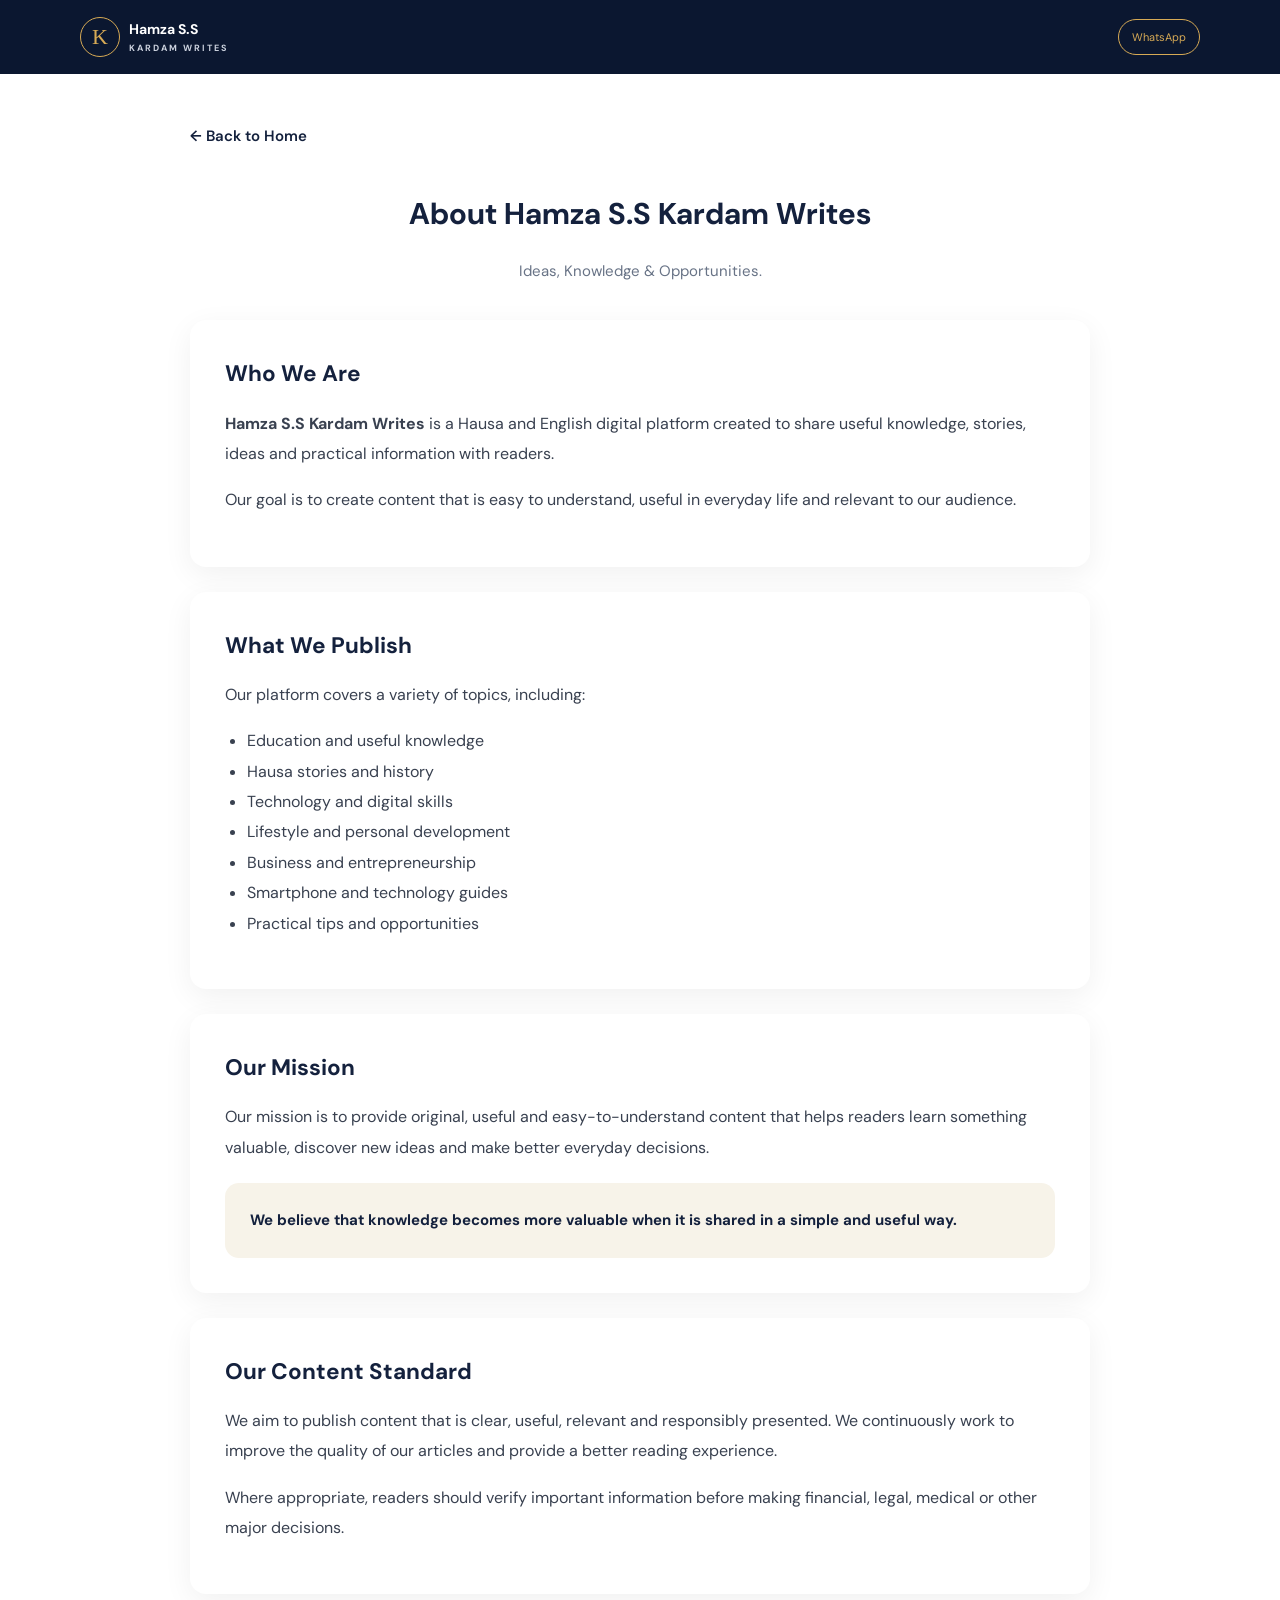
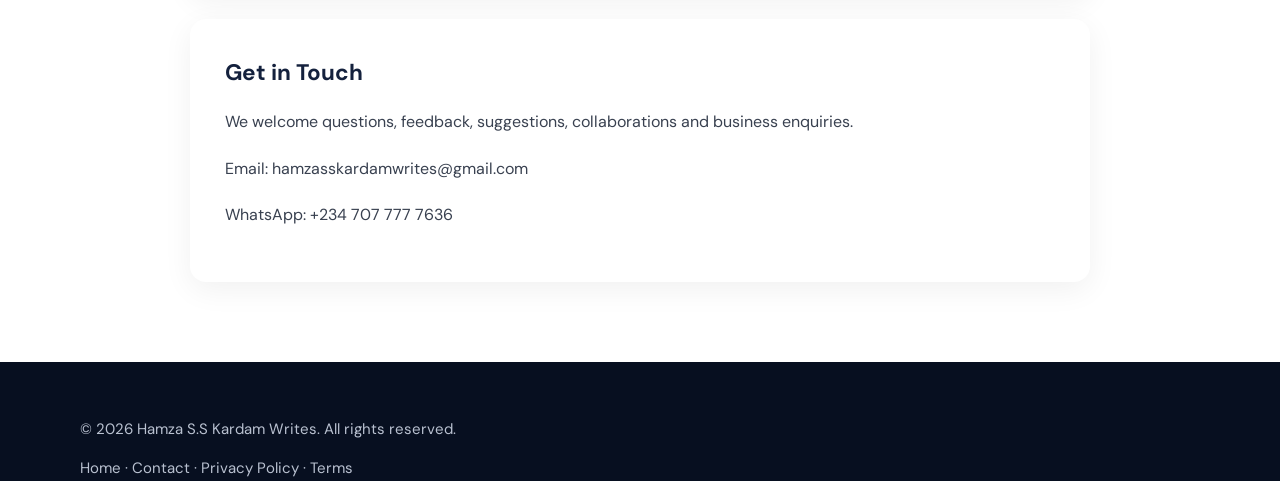
<file: about.html>
<!DOCTYPE html>
<html lang="en">
<head>
  <meta charset="UTF-8">
  <meta name="viewport" content="width=device-width, initial-scale=1.0">

  <title>About Us | Hamza S.S Kardam Writes</title>

  <meta name="description" content="Learn about Hamza S.S Kardam Writes, a Hausa and English platform sharing useful knowledge, stories, technology, lifestyle and business content.">

  <meta name="robots" content="index, follow">

  <link rel="stylesheet" href="style.css">

  <style>
    .about-page {
      width: min(900px, 92%);
      margin: 50px auto 80px;
    }

    .about-header {
      text-align: center;
      margin-bottom: 35px;
    }

    .about-header p {
      color: #687386;
      line-height: 1.8;
    }

    .about-card {
      background: #fff;
      border-radius: 16px;
      padding: 35px;
      margin-bottom: 25px;
      box-shadow: 0 8px 30px rgba(0,0,0,.06);
    }

    .about-card h2 {
      margin-top: 0;
      margin-bottom: 15px;
    }

    .about-card p,
    .about-card li {
      color: #394150;
      font-size: 16px;
      line-height: 1.9;
    }

    .about-card ul {
      padding-left: 22px;
    }

    .back-link {
      display: inline-block;
      margin-bottom: 20px;
      text-decoration: none;
      font-weight: 600;
    }

    .about-highlight {
      background: #f7f3e9;
      border-radius: 14px;
      padding: 25px;
      margin-top: 20px;
    }

    @media (max-width: 600px) {
      .about-card {
        padding: 23px;
      }

      .about-card p,
      .about-card li {
        font-size: 15px;
      }
    }
  </style>
</head>

<body>

<header>
  <div class="wrap nav">

    <a class="logo" href="index.html">
      <i>K</i>
      <span>
        Hamza S.S
        <small>KARDAM WRITES</small>
      </span>
    </a>

    <a class="wa" href="https://wa.me/2347077777636">
      WhatsApp
    </a>

  </div>
</header>

<main class="about-page">

  <a class="back-link" href="index.html">
    ← Back to Home
  </a>

  <div class="about-header">

    <h1>About Hamza S.S Kardam Writes</h1>

    <p>
      Ideas, Knowledge & Opportunities.
    </p>

  </div>


  <div class="about-card">

    <h2>Who We Are</h2>

    <p>
      <strong>Hamza S.S Kardam Writes</strong> is a Hausa and English
      digital platform created to share useful knowledge, stories,
      ideas and practical information with readers.
    </p>

    <p>
      Our goal is to create content that is easy to understand,
      useful in everyday life and relevant to our audience.
    </p>

  </div>


  <div class="about-card">

    <h2>What We Publish</h2>

    <p>
      Our platform covers a variety of topics, including:
    </p>

    <ul>
      <li>Education and useful knowledge</li>
      <li>Hausa stories and history</li>
      <li>Technology and digital skills</li>
      <li>Lifestyle and personal development</li>
      <li>Business and entrepreneurship</li>
      <li>Smartphone and technology guides</li>
      <li>Practical tips and opportunities</li>
    </ul>

  </div>


  <div class="about-card">

    <h2>Our Mission</h2>

    <p>
      Our mission is to provide original, useful and easy-to-understand
      content that helps readers learn something valuable, discover new
      ideas and make better everyday decisions.
    </p>

    <div class="about-highlight">

      <strong>
        We believe that knowledge becomes more valuable when it is
        shared in a simple and useful way.
      </strong>

    </div>

  </div>


  <div class="about-card">

    <h2>Our Content Standard</h2>

    <p>
      We aim to publish content that is clear, useful, relevant and
      responsibly presented. We continuously work to improve the quality
      of our articles and provide a better reading experience.
    </p>

    <p>
      Where appropriate, readers should verify important information
      before making financial, legal, medical or other major decisions.
    </p>

  </div>


  <div class="about-card">

    <h2>Get in Touch</h2>

    <p>
      We welcome questions, feedback, suggestions, collaborations and
      business enquiries.
    </p>

    <p>
      Email:
      <a href="mailto:hamzasskardamwrites@gmail.com">
        hamzasskardamwrites@gmail.com
      </a>
    </p>

    <p>
      WhatsApp:
      <a href="https://wa.me/2347077777636">
        +234 707 777 7636
      </a>
    </p>

  </div>

</main>


<footer>

  <div class="wrap">

    <p>
      © <span id="year"></span> Hamza S.S Kardam Writes.
      All rights reserved.
    </p>

    <p>
      <a href="index.html">Home</a> ·
      <a href="contact.html">Contact</a> ·
      <a href="privacy-policy.html">Privacy Policy</a> ·
      <a href="terms.html">Terms</a>
    </p>

  </div>

</footer>


<script>
  document.getElementById("year").textContent =
    new Date().getFullYear();
</script>

</body>
</html>
</file>
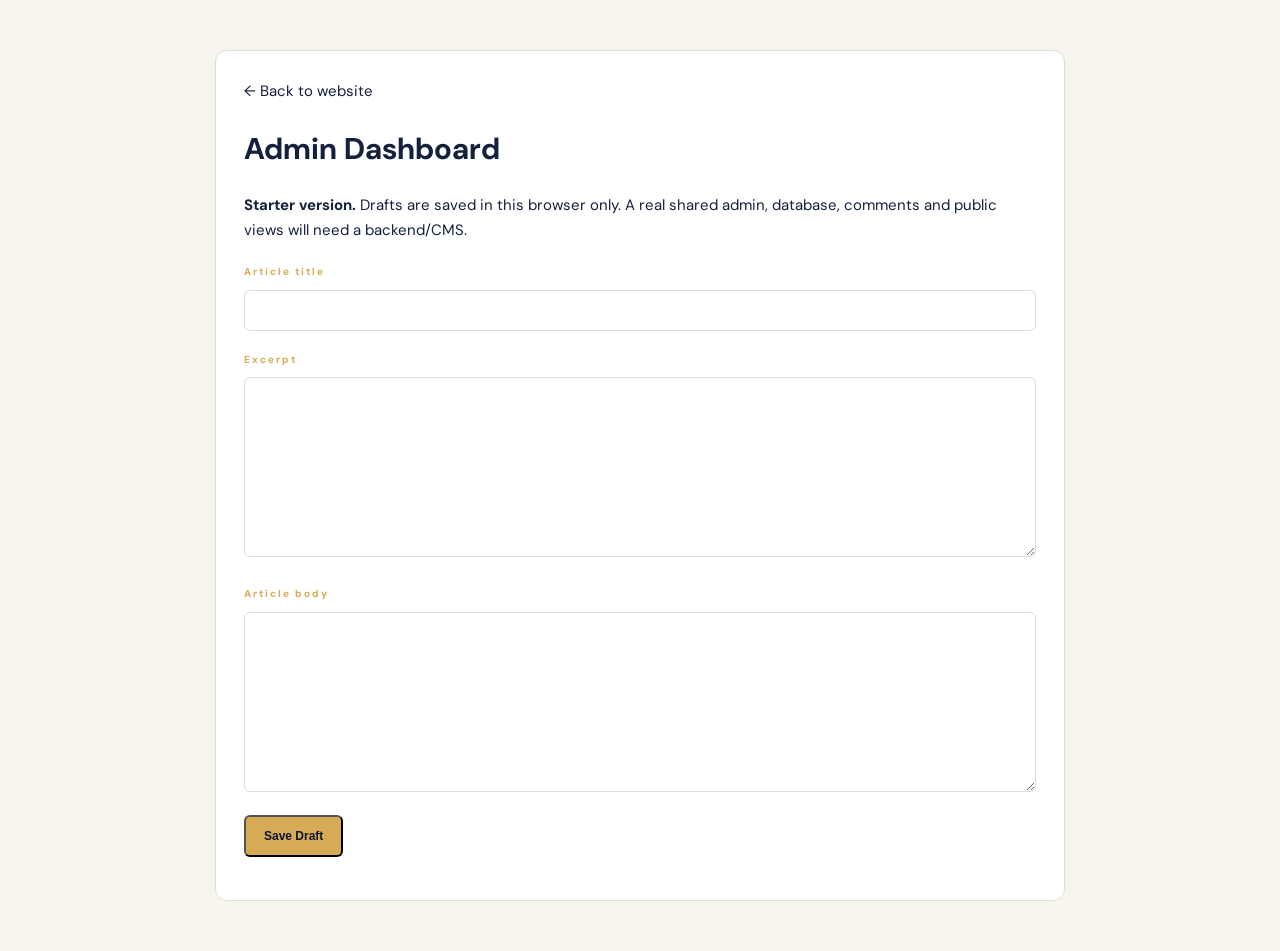
<file: admin.html>
<!doctype html><html><head><meta charset="utf-8"><meta name="viewport" content="width=device-width,initial-scale=1"><title>Kardam Admin</title><link rel="stylesheet" href="style.css"><style>.box{max-width:850px;margin:50px auto;padding:28px;background:#fff;border:1px solid #ddd;border-radius:12px}.box input,.box textarea{width:100%;padding:12px;margin:7px 0 15px;border:1px solid #ddd;border-radius:6px}.box textarea{min-height:180px}</style></head><body style="background:#f7f4ed"><div class="box"><a href="index.html">← Back to website</a><h1>Admin Dashboard</h1><p><b>Starter version.</b> Drafts are saved in this browser only. A real shared admin, database, comments and public views will need a backend/CMS.</p><label>Article title</label><input id="t"><label>Excerpt</label><textarea id="e"></textarea><label>Article body</label><textarea id="b"></textarea><button class="btn" onclick="save()">Save Draft</button><p id="s"></p></div><script>function save(){localStorage.kardamDraft=JSON.stringify({title:t.value,excerpt:e.value,body:b.value,date:new Date().toISOString()});s.textContent='Draft saved on this browser.'}</script></body></html>
</file>
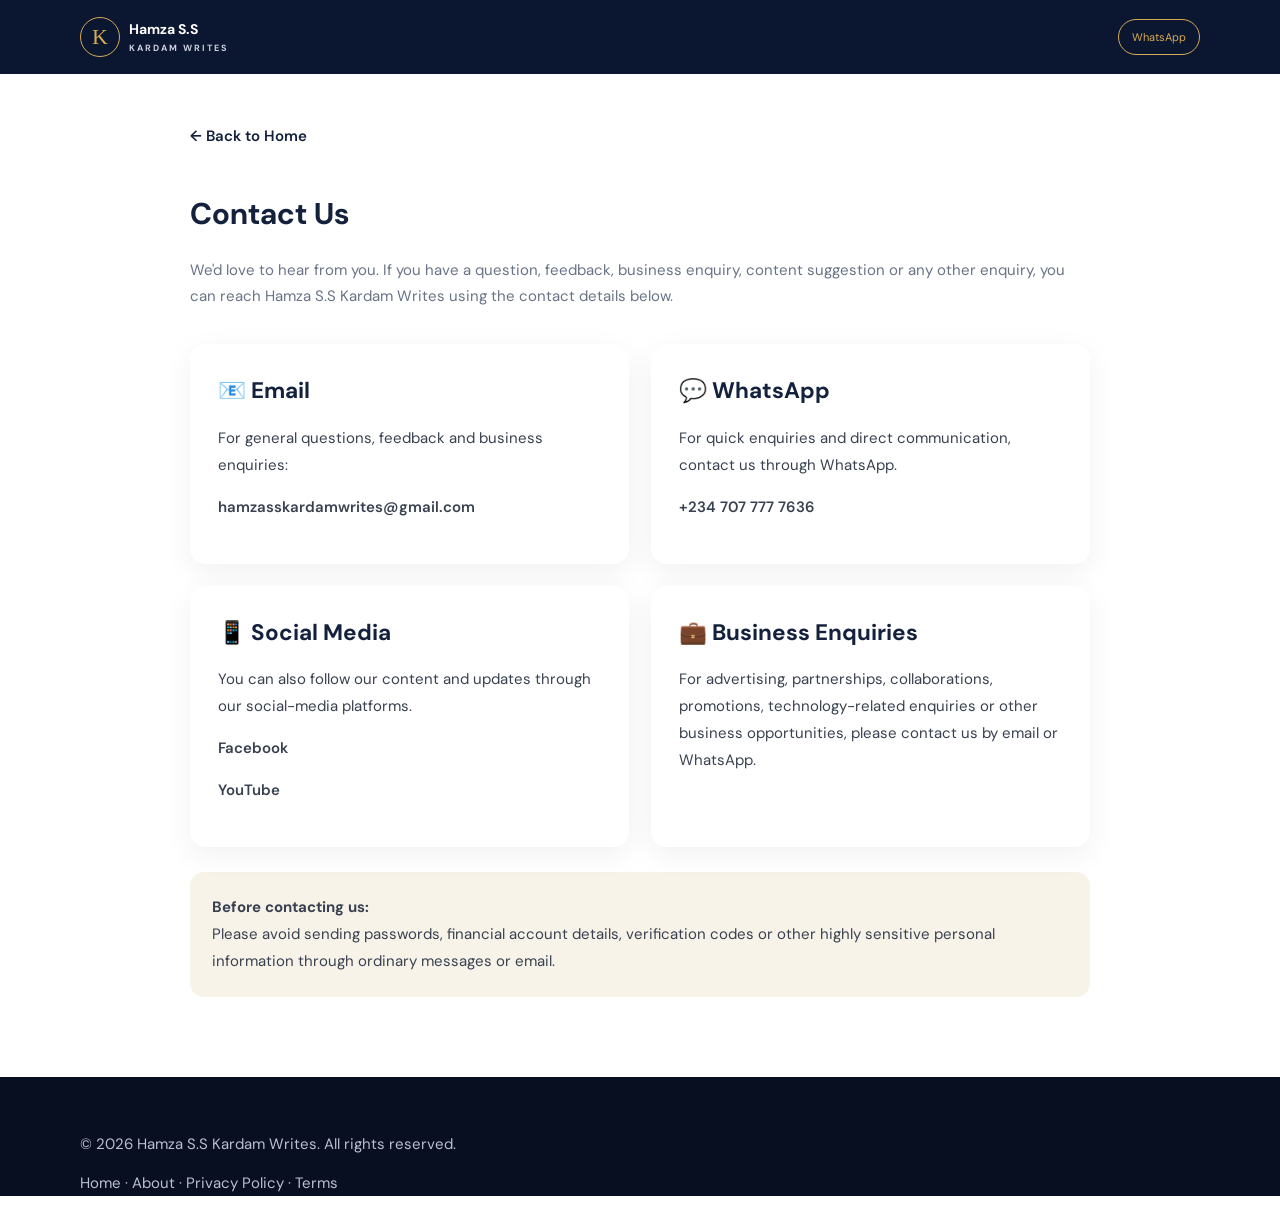
<file: contact.html>
<!DOCTYPE html>
<html lang="en">
<head>
  <meta charset="UTF-8">
  <meta name="viewport" content="width=device-width, initial-scale=1.0">

  <title>Contact Us | Hamza S.S Kardam Writes</title>

  <meta name="description" content="Contact Hamza S.S Kardam Writes for questions, feedback, business inquiries and other enquiries.">

  <meta name="robots" content="index, follow">

  <link rel="stylesheet" href="style.css">

  <style>
    .contact-page {
      width: min(900px, 92%);
      margin: 50px auto 80px;
    }

    .contact-header {
      margin-bottom: 35px;
    }

    .contact-header p {
      color: #687386;
      line-height: 1.7;
    }

    .contact-grid {
      display: grid;
      grid-template-columns: repeat(2, 1fr);
      gap: 22px;
    }

    .contact-card {
      background: #fff;
      border-radius: 16px;
      padding: 28px;
      box-shadow: 0 8px 30px rgba(0,0,0,.06);
    }

    .contact-card h2 {
      margin-top: 0;
      margin-bottom: 12px;
    }

    .contact-card p {
      color: #394150;
      line-height: 1.8;
    }

    .contact-card a {
      font-weight: 600;
      word-break: break-word;
    }

    .contact-note {
      margin-top: 25px;
      padding: 22px;
      background: #f7f3e9;
      border-radius: 14px;
      line-height: 1.8;
      color: #394150;
    }

    .back-link {
      display: inline-block;
      margin-bottom: 20px;
      text-decoration: none;
      font-weight: 600;
    }

    @media (max-width: 650px) {
      .contact-grid {
        grid-template-columns: 1fr;
      }

      .contact-card {
        padding: 22px;
      }
    }
  </style>
</head>

<body>

<header>
  <div class="wrap nav">

    <a class="logo" href="index.html">
      <i>K</i>
      <span>
        Hamza S.S
        <small>KARDAM WRITES</small>
      </span>
    </a>

    <a class="wa" href="https://wa.me/2347077777636">
      WhatsApp
    </a>

  </div>
</header>

<main class="contact-page">

  <a class="back-link" href="index.html">
    ← Back to Home
  </a>

  <div class="contact-header">

    <h1>Contact Us</h1>

    <p>
      We'd love to hear from you. If you have a question, feedback,
      business enquiry, content suggestion or any other enquiry,
      you can reach Hamza S.S Kardam Writes using the contact details
      below.
    </p>

  </div>

  <div class="contact-grid">

    <div class="contact-card">

      <h2>📧 Email</h2>

      <p>
        For general questions, feedback and business enquiries:
      </p>

      <p>
        <a href="mailto:hamzasskardamwrites@gmail.com">
          hamzasskardamwrites@gmail.com
        </a>
      </p>

    </div>


    <div class="contact-card">

      <h2>💬 WhatsApp</h2>

      <p>
        For quick enquiries and direct communication, contact us
        through WhatsApp.
      </p>

      <p>
        <a href="https://wa.me/2347077777636">
          +234 707 777 7636
        </a>
      </p>

    </div>


    <div class="contact-card">

      <h2>📱 Social Media</h2>

      <p>
        You can also follow our content and updates through our
        social-media platforms.
      </p>

      <p>
        <a href="https://www.facebook.com/share/19ytxVvMq4/"
           target="_blank"
           rel="noopener noreferrer">
          Facebook
        </a>
      </p>

      <p>
        <a href="https://www.youtube.com/@H.SKARDAM_TV"
           target="_blank"
           rel="noopener noreferrer">
          YouTube
        </a>
      </p>

    </div>


    <div class="contact-card">

      <h2>💼 Business Enquiries</h2>

      <p>
        For advertising, partnerships, collaborations, promotions,
        technology-related enquiries or other business opportunities,
        please contact us by email or WhatsApp.
      </p>

    </div>

  </div>

  <div class="contact-note">

    <strong>Before contacting us:</strong>

    <br>

    Please avoid sending passwords, financial account details,
    verification codes or other highly sensitive personal information
    through ordinary messages or email.

  </div>

</main>

<footer>

  <div class="wrap">

    <p>
      © <span id="year"></span> Hamza S.S Kardam Writes.
      All rights reserved.
    </p>

    <p>
      <a href="index.html">Home</a> ·
      <a href="about.html">About</a> ·
      <a href="privacy-policy.html">Privacy Policy</a> ·
      <a href="terms.html">Terms</a>
    </p>

  </div>

</footer>

<script>
  document.getElementById("year").textContent =
    new Date().getFullYear();
</script>

</body>
</html>
</file>
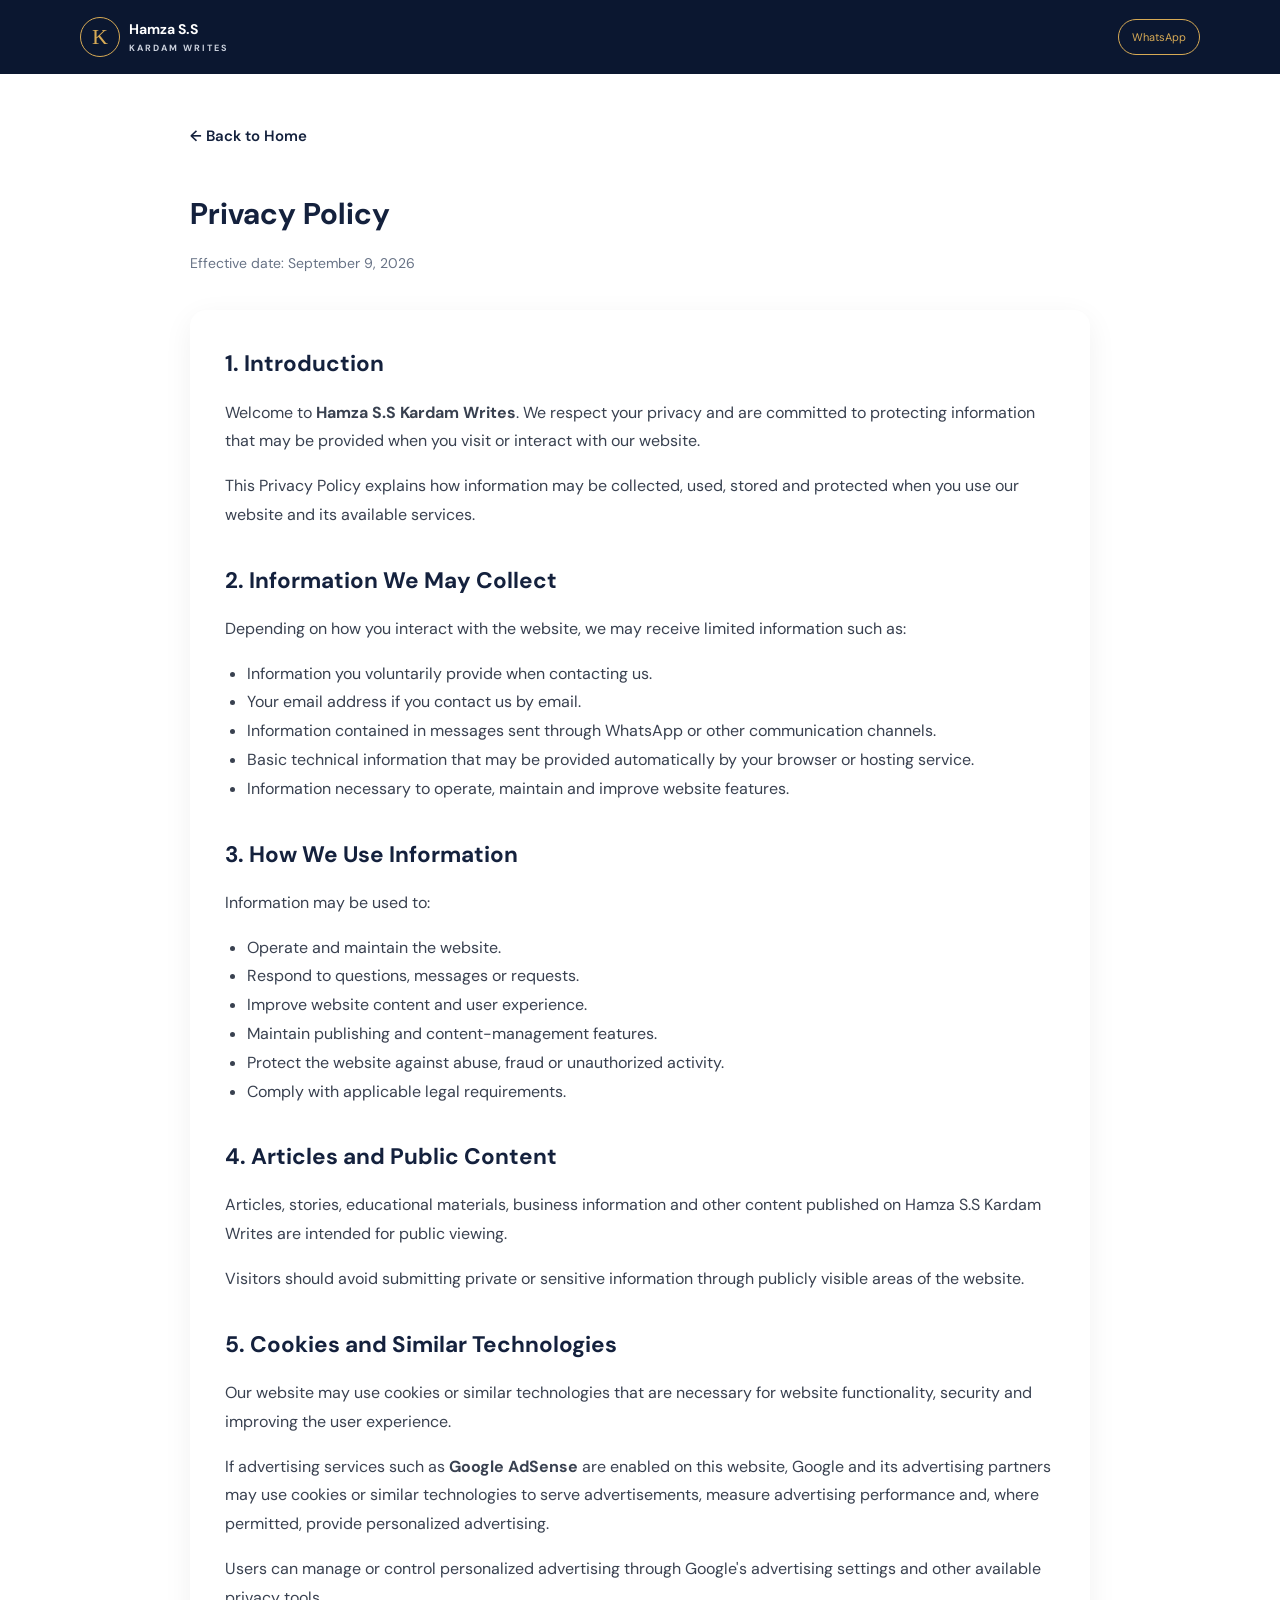
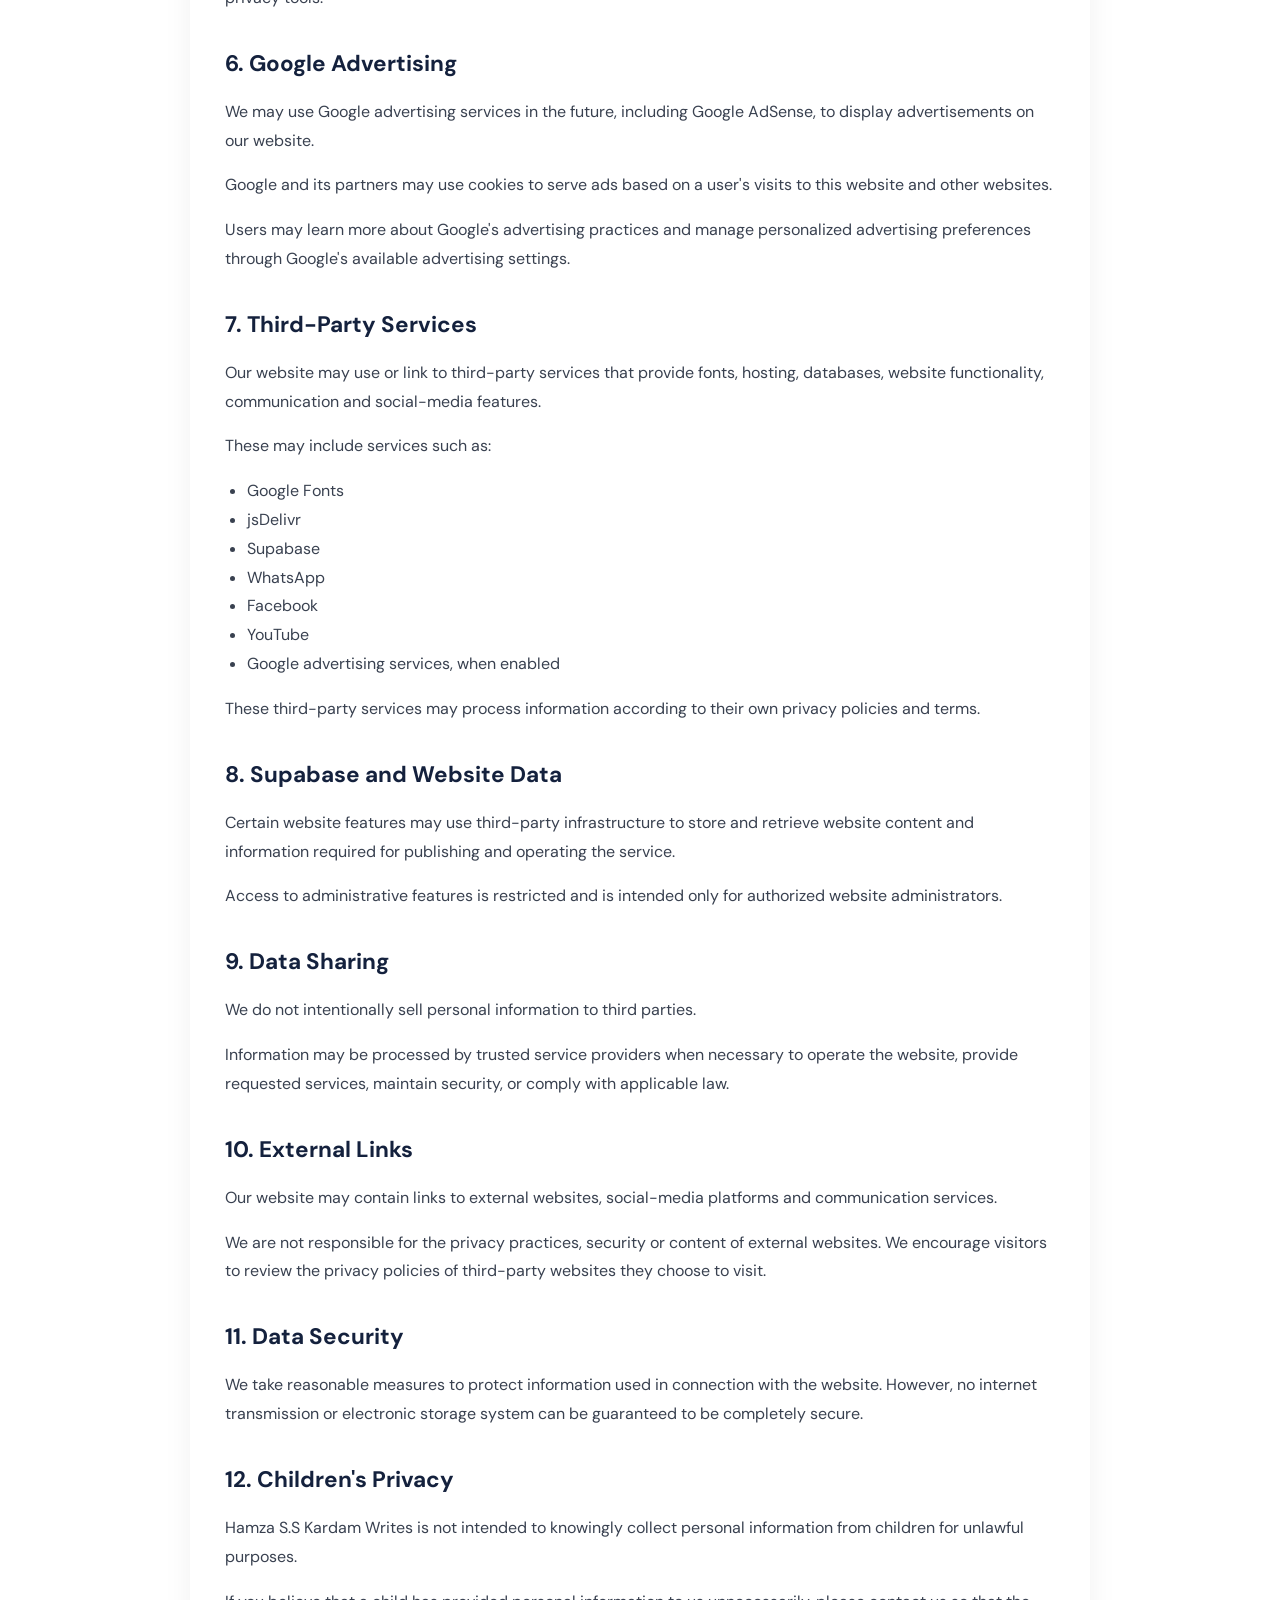
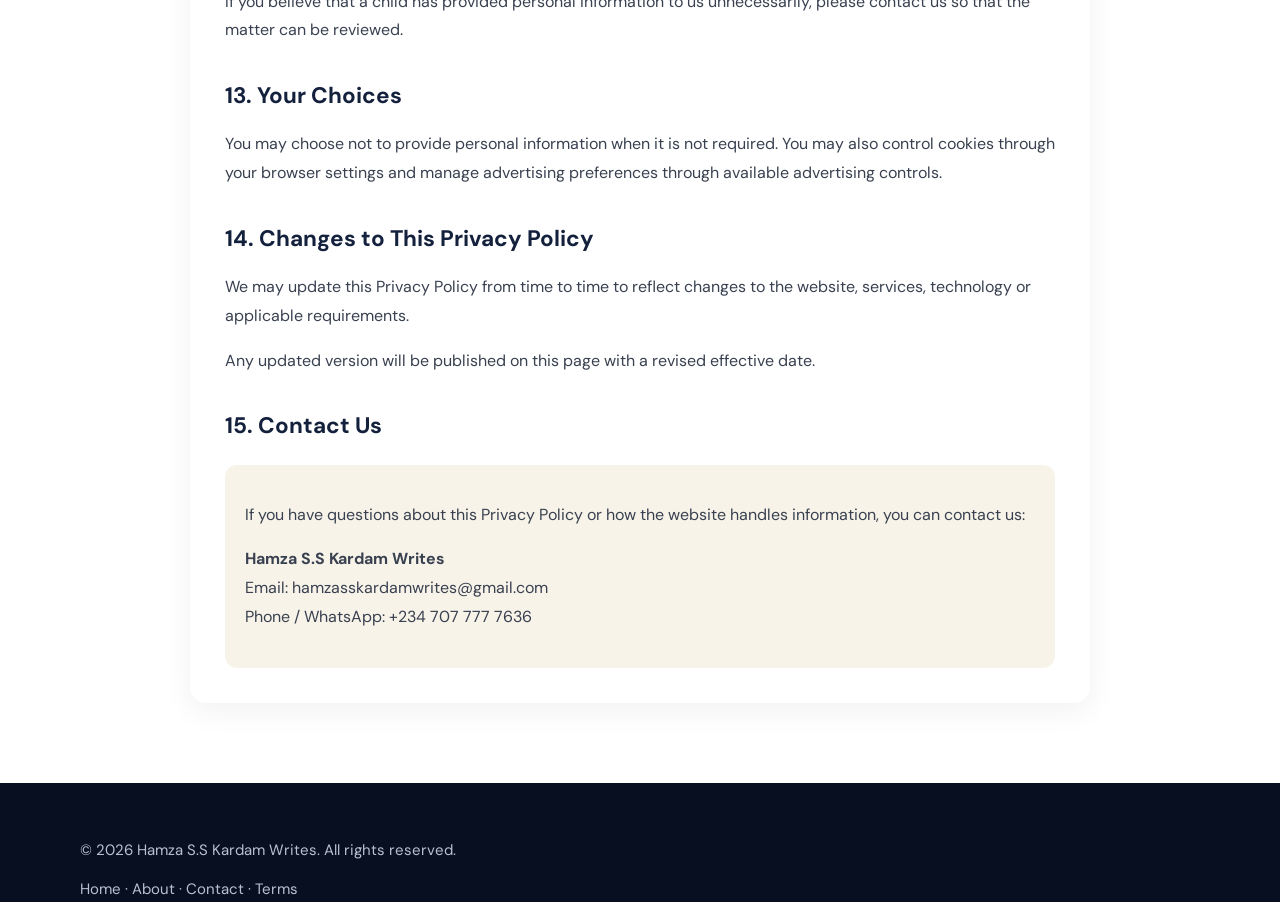
<file: privacy-policy.html>
<!DOCTYPE html>
<html lang="en">
<head>
  <meta charset="UTF-8">
  <meta name="viewport" content="width=device-width, initial-scale=1.0">

  <title>Privacy Policy | Hamza S.S Kardam Writes</title>

  <meta name="description" content="Privacy Policy for Hamza S.S Kardam Writes. Learn how we handle information, cookies, advertising, third-party services and your privacy.">

  <meta name="robots" content="index, follow">

  <link rel="canonical" href="privacy-policy.html">

  <link rel="stylesheet" href="style.css">

  <style>
    .legal-page {
      width: min(900px, 92%);
      margin: 50px auto 80px;
    }

    .legal-header {
      margin-bottom: 35px;
    }

    .legal-header h1 {
      margin-bottom: 10px;
    }

    .legal-date {
      color: #687386;
      font-size: 14px;
    }

    .legal-content {
      background: #fff;
      border-radius: 16px;
      padding: 35px;
      box-shadow: 0 8px 30px rgba(0,0,0,.06);
    }

    .legal-content h2 {
      margin-top: 32px;
      margin-bottom: 12px;
    }

    .legal-content h2:first-child {
      margin-top: 0;
    }

    .legal-content p,
    .legal-content li {
      font-size: 16px;
      line-height: 1.8;
      color: #394150;
    }

    .legal-content ul {
      padding-left: 22px;
    }

    .legal-back {
      display: inline-block;
      margin-bottom: 20px;
      text-decoration: none;
      font-weight: 600;
    }

    .legal-contact {
      background: #f7f3e9;
      padding: 20px;
      border-radius: 12px;
      margin-top: 20px;
    }

    @media (max-width: 600px) {
      .legal-content {
        padding: 22px;
      }

      .legal-content h2 {
        font-size: 21px;
      }

      .legal-content p,
      .legal-content li {
        font-size: 15px;
      }
    }
  </style>
</head>

<body>

<header>
  <div class="wrap nav">

    <a class="logo" href="index.html">
      <i>K</i>
      <span>
        Hamza S.S
        <small>KARDAM WRITES</small>
      </span>
    </a>

    <a class="wa" href="https://wa.me/2347077777636">
      WhatsApp
    </a>

  </div>
</header>

<main class="legal-page">

  <a class="legal-back" href="index.html">
    ← Back to Home
  </a>

  <div class="legal-header">
    <h1>Privacy Policy</h1>
    <p class="legal-date">
      Effective date: September 9, 2026
    </p>
  </div>

  <div class="legal-content">

    <h2>1. Introduction</h2>

    <p>
      Welcome to <strong>Hamza S.S Kardam Writes</strong>.
      We respect your privacy and are committed to protecting information
      that may be provided when you visit or interact with our website.
    </p>

    <p>
      This Privacy Policy explains how information may be collected,
      used, stored and protected when you use our website and its
      available services.
    </p>


    <h2>2. Information We May Collect</h2>

    <p>
      Depending on how you interact with the website, we may receive
      limited information such as:
    </p>

    <ul>
      <li>Information you voluntarily provide when contacting us.</li>
      <li>Your email address if you contact us by email.</li>
      <li>Information contained in messages sent through WhatsApp or other communication channels.</li>
      <li>Basic technical information that may be provided automatically by your browser or hosting service.</li>
      <li>Information necessary to operate, maintain and improve website features.</li>
    </ul>


    <h2>3. How We Use Information</h2>

    <p>
      Information may be used to:
    </p>

    <ul>
      <li>Operate and maintain the website.</li>
      <li>Respond to questions, messages or requests.</li>
      <li>Improve website content and user experience.</li>
      <li>Maintain publishing and content-management features.</li>
      <li>Protect the website against abuse, fraud or unauthorized activity.</li>
      <li>Comply with applicable legal requirements.</li>
    </ul>


    <h2>4. Articles and Public Content</h2>

    <p>
      Articles, stories, educational materials, business information and
      other content published on Hamza S.S Kardam Writes are intended for
      public viewing.
    </p>

    <p>
      Visitors should avoid submitting private or sensitive information
      through publicly visible areas of the website.
    </p>


    <h2>5. Cookies and Similar Technologies</h2>

    <p>
      Our website may use cookies or similar technologies that are
      necessary for website functionality, security and improving the
      user experience.
    </p>

    <p>
      If advertising services such as <strong>Google AdSense</strong>
      are enabled on this website, Google and its advertising partners
      may use cookies or similar technologies to serve advertisements,
      measure advertising performance and, where permitted, provide
      personalized advertising.
    </p>

    <p>
      Users can manage or control personalized advertising through
      Google's advertising settings and other available privacy tools.
    </p>


    <h2>6. Google Advertising</h2>

    <p>
      We may use Google advertising services in the future, including
      Google AdSense, to display advertisements on our website.
    </p>

    <p>
      Google and its partners may use cookies to serve ads based on a
      user's visits to this website and other websites.
    </p>

    <p>
      Users may learn more about Google's advertising practices and
      manage personalized advertising preferences through Google's
      available advertising settings.
    </p>


    <h2>7. Third-Party Services</h2>

    <p>
      Our website may use or link to third-party services that provide
      fonts, hosting, databases, website functionality, communication
      and social-media features.
    </p>

    <p>These may include services such as:</p>

    <ul>
      <li>Google Fonts</li>
      <li>jsDelivr</li>
      <li>Supabase</li>
      <li>WhatsApp</li>
      <li>Facebook</li>
      <li>YouTube</li>
      <li>Google advertising services, when enabled</li>
    </ul>

    <p>
      These third-party services may process information according to
      their own privacy policies and terms.
    </p>


    <h2>8. Supabase and Website Data</h2>

    <p>
      Certain website features may use third-party infrastructure to
      store and retrieve website content and information required for
      publishing and operating the service.
    </p>

    <p>
      Access to administrative features is restricted and is intended
      only for authorized website administrators.
    </p>


    <h2>9. Data Sharing</h2>

    <p>
      We do not intentionally sell personal information to third parties.
    </p>

    <p>
      Information may be processed by trusted service providers when
      necessary to operate the website, provide requested services,
      maintain security, or comply with applicable law.
    </p>


    <h2>10. External Links</h2>

    <p>
      Our website may contain links to external websites, social-media
      platforms and communication services.
    </p>

    <p>
      We are not responsible for the privacy practices, security or
      content of external websites. We encourage visitors to review
      the privacy policies of third-party websites they choose to visit.
    </p>


    <h2>11. Data Security</h2>

    <p>
      We take reasonable measures to protect information used in
      connection with the website. However, no internet transmission or
      electronic storage system can be guaranteed to be completely secure.
    </p>


    <h2>12. Children's Privacy</h2>

    <p>
      Hamza S.S Kardam Writes is not intended to knowingly collect
      personal information from children for unlawful purposes.
    </p>

    <p>
      If you believe that a child has provided personal information to
      us unnecessarily, please contact us so that the matter can be
      reviewed.
    </p>


    <h2>13. Your Choices</h2>

    <p>
      You may choose not to provide personal information when it is not
      required. You may also control cookies through your browser
      settings and manage advertising preferences through available
      advertising controls.
    </p>


    <h2>14. Changes to This Privacy Policy</h2>

    <p>
      We may update this Privacy Policy from time to time to reflect
      changes to the website, services, technology or applicable
      requirements.
    </p>

    <p>
      Any updated version will be published on this page with a revised
      effective date.
    </p>


    <h2>15. Contact Us</h2>

    <div class="legal-contact">

      <p>
        If you have questions about this Privacy Policy or how the
        website handles information, you can contact us:
      </p>

      <p>
        <strong>Hamza S.S Kardam Writes</strong><br>
        Email:
        <a href="mailto:hamzasskardamwrites@gmail.com">
          hamzasskardamwrites@gmail.com
        </a>
        <br>
        Phone / WhatsApp:
        <a href="https://wa.me/2347077777636">
          +234 707 777 7636
        </a>
      </p>

    </div>

  </div>

</main>

<footer>
  <div class="wrap">
    <p>
      © <span id="year"></span> Hamza S.S Kardam Writes.
      All rights reserved.
    </p>

    <p>
      <a href="index.html">Home</a> ·
      <a href="about.html">About</a> ·
      <a href="contact.html">Contact</a> ·
      <a href="terms.html">Terms</a>
    </p>
  </div>
</footer>

<script>
  document.getElementById("year").textContent =
    new Date().getFullYear();
</script>

</body>
</html>
</file>
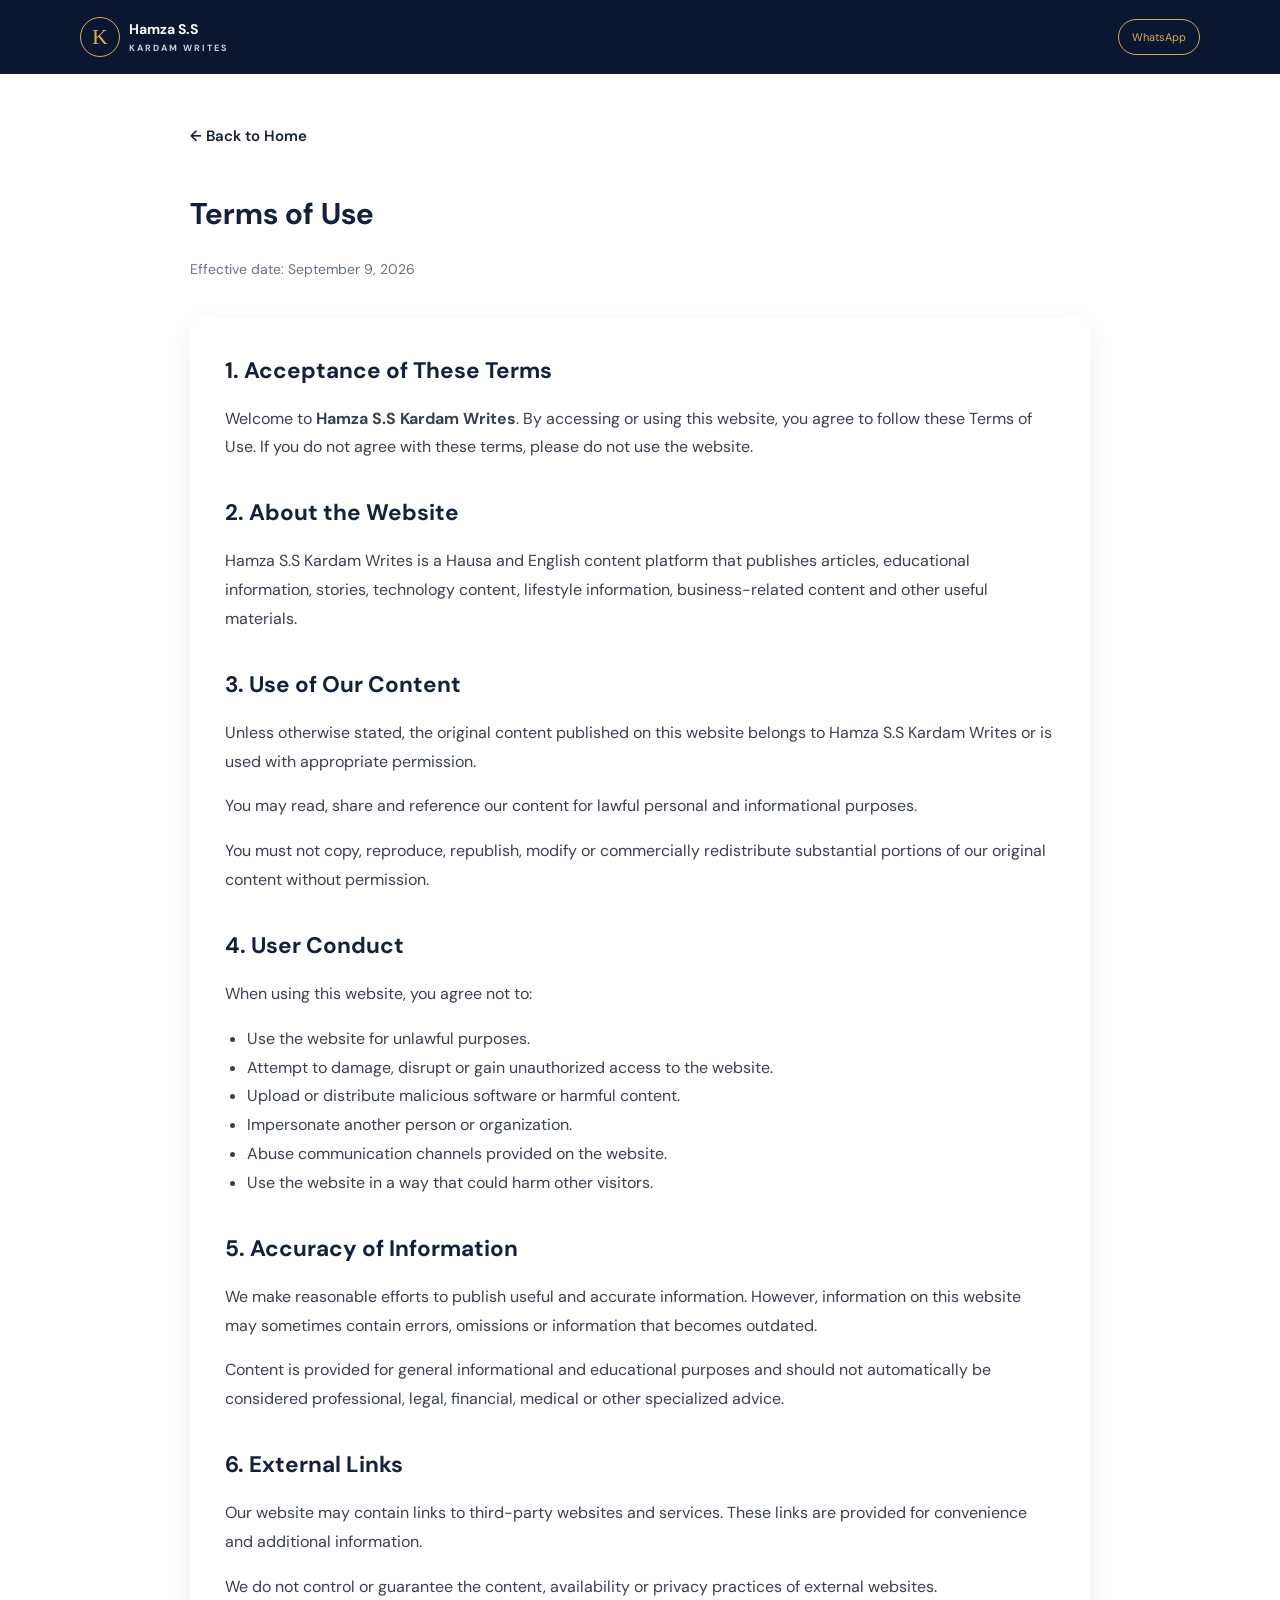
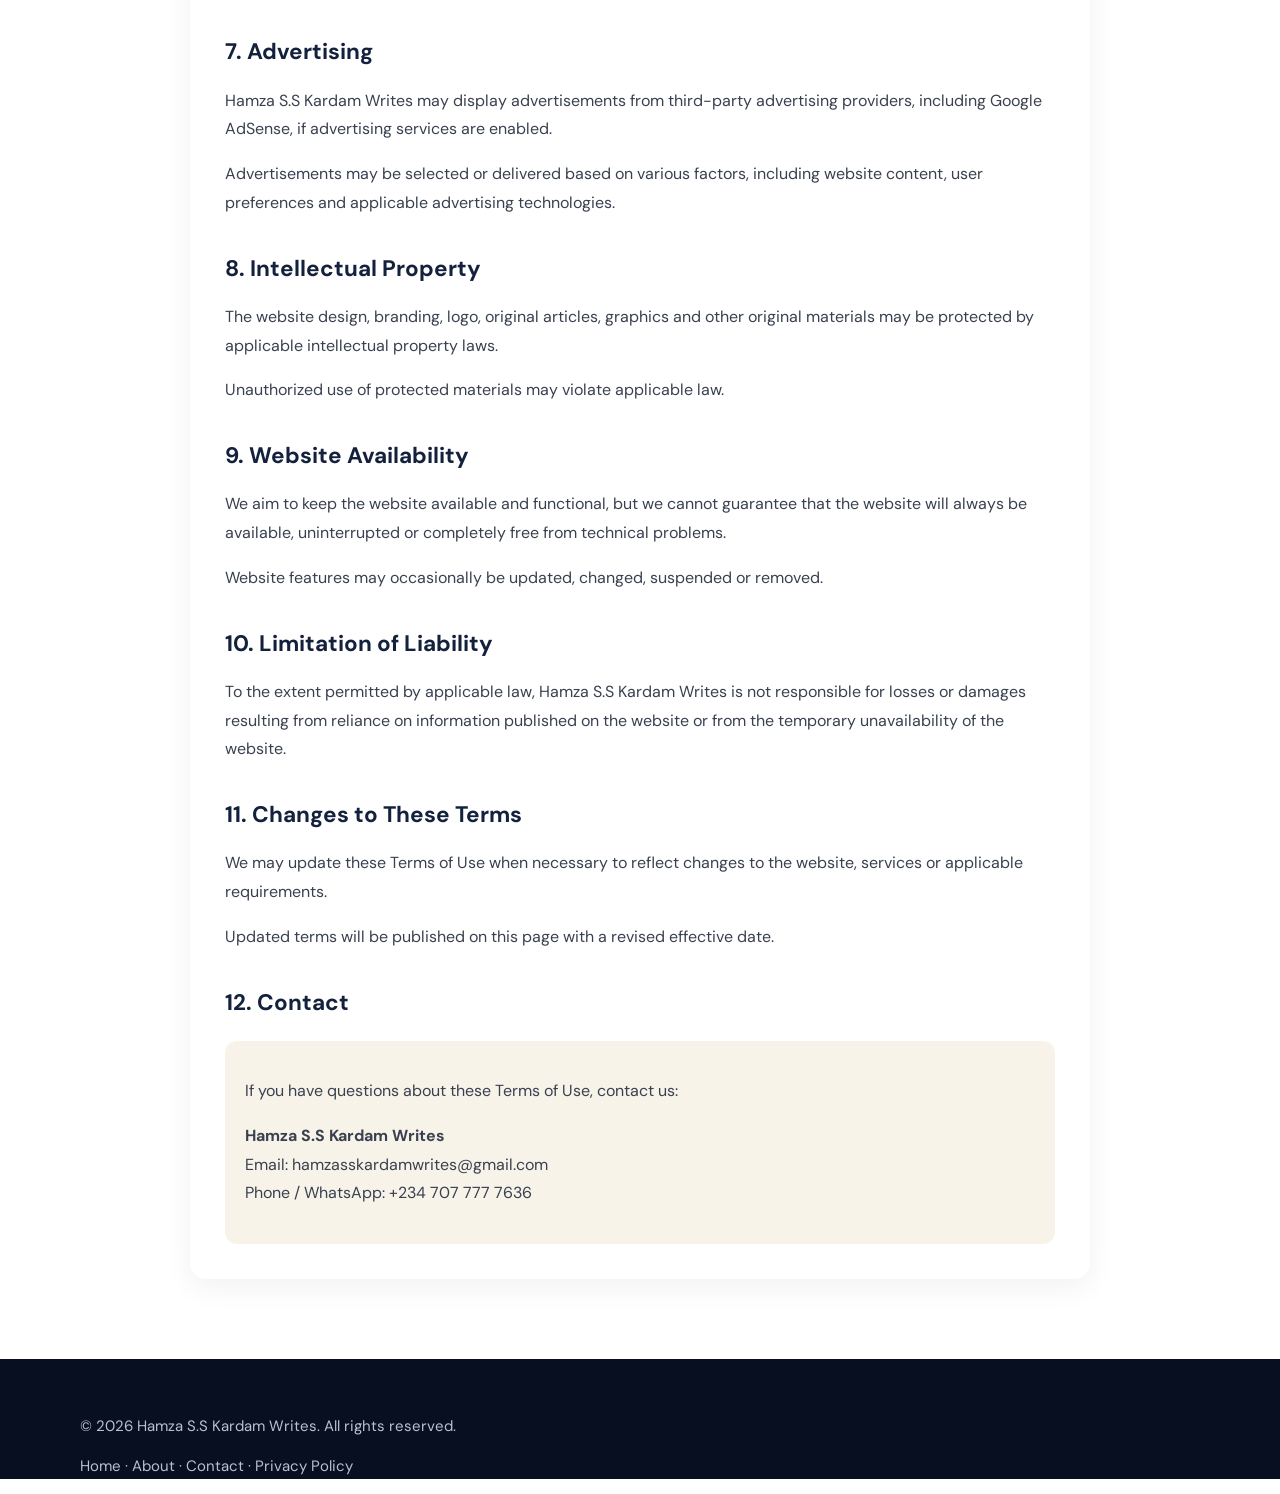
<file: terms.html>
<!DOCTYPE html>
<html lang="en">
<head>
  <meta charset="UTF-8">
  <meta name="viewport" content="width=device-width, initial-scale=1.0">

  <title>Terms of Use | Hamza S.S Kardam Writes</title>

  <meta name="description" content="Terms of Use for Hamza S.S Kardam Writes. Read the terms and conditions for using our website and content.">

  <meta name="robots" content="index, follow">

  <link rel="stylesheet" href="style.css">

  <style>
    .legal-page {
      width: min(900px, 92%);
      margin: 50px auto 80px;
    }

    .legal-header {
      margin-bottom: 35px;
    }

    .legal-date {
      color: #687386;
      font-size: 14px;
    }

    .legal-content {
      background: #fff;
      border-radius: 16px;
      padding: 35px;
      box-shadow: 0 8px 30px rgba(0,0,0,.06);
    }

    .legal-content h2 {
      margin-top: 32px;
      margin-bottom: 12px;
    }

    .legal-content h2:first-child {
      margin-top: 0;
    }

    .legal-content p,
    .legal-content li {
      font-size: 16px;
      line-height: 1.8;
      color: #394150;
    }

    .legal-content ul {
      padding-left: 22px;
    }

    .legal-back {
      display: inline-block;
      margin-bottom: 20px;
      text-decoration: none;
      font-weight: 600;
    }

    .legal-contact {
      background: #f7f3e9;
      padding: 20px;
      border-radius: 12px;
      margin-top: 20px;
    }

    @media (max-width: 600px) {
      .legal-content {
        padding: 22px;
      }

      .legal-content p,
      .legal-content li {
        font-size: 15px;
      }
    }
  </style>
</head>

<body>

<header>
  <div class="wrap nav">

    <a class="logo" href="index.html">
      <i>K</i>
      <span>
        Hamza S.S
        <small>KARDAM WRITES</small>
      </span>
    </a>

    <a class="wa" href="https://wa.me/2347077777636">
      WhatsApp
    </a>

  </div>
</header>

<main class="legal-page">

  <a class="legal-back" href="index.html">
    ← Back to Home
  </a>

  <div class="legal-header">
    <h1>Terms of Use</h1>

    <p class="legal-date">
      Effective date: September 9, 2026
    </p>
  </div>

  <div class="legal-content">

    <h2>1. Acceptance of These Terms</h2>

    <p>
      Welcome to <strong>Hamza S.S Kardam Writes</strong>.
      By accessing or using this website, you agree to follow these
      Terms of Use. If you do not agree with these terms, please do not
      use the website.
    </p>


    <h2>2. About the Website</h2>

    <p>
      Hamza S.S Kardam Writes is a Hausa and English content platform
      that publishes articles, educational information, stories,
      technology content, lifestyle information, business-related
      content and other useful materials.
    </p>


    <h2>3. Use of Our Content</h2>

    <p>
      Unless otherwise stated, the original content published on this
      website belongs to Hamza S.S Kardam Writes or is used with
      appropriate permission.
    </p>

    <p>
      You may read, share and reference our content for lawful personal
      and informational purposes.
    </p>

    <p>
      You must not copy, reproduce, republish, modify or commercially
      redistribute substantial portions of our original content without
      permission.
    </p>


    <h2>4. User Conduct</h2>

    <p>
      When using this website, you agree not to:
    </p>

    <ul>
      <li>Use the website for unlawful purposes.</li>
      <li>Attempt to damage, disrupt or gain unauthorized access to the website.</li>
      <li>Upload or distribute malicious software or harmful content.</li>
      <li>Impersonate another person or organization.</li>
      <li>Abuse communication channels provided on the website.</li>
      <li>Use the website in a way that could harm other visitors.</li>
    </ul>


    <h2>5. Accuracy of Information</h2>

    <p>
      We make reasonable efforts to publish useful and accurate
      information. However, information on this website may sometimes
      contain errors, omissions or information that becomes outdated.
    </p>

    <p>
      Content is provided for general informational and educational
      purposes and should not automatically be considered professional,
      legal, financial, medical or other specialized advice.
    </p>


    <h2>6. External Links</h2>

    <p>
      Our website may contain links to third-party websites and services.
      These links are provided for convenience and additional information.
    </p>

    <p>
      We do not control or guarantee the content, availability or privacy
      practices of external websites.
    </p>


    <h2>7. Advertising</h2>

    <p>
      Hamza S.S Kardam Writes may display advertisements from third-party
      advertising providers, including Google AdSense, if advertising
      services are enabled.
    </p>

    <p>
      Advertisements may be selected or delivered based on various
      factors, including website content, user preferences and applicable
      advertising technologies.
    </p>


    <h2>8. Intellectual Property</h2>

    <p>
      The website design, branding, logo, original articles, graphics
      and other original materials may be protected by applicable
      intellectual property laws.
    </p>

    <p>
      Unauthorized use of protected materials may violate applicable law.
    </p>


    <h2>9. Website Availability</h2>

    <p>
      We aim to keep the website available and functional, but we cannot
      guarantee that the website will always be available, uninterrupted
      or completely free from technical problems.
    </p>

    <p>
      Website features may occasionally be updated, changed, suspended
      or removed.
    </p>


    <h2>10. Limitation of Liability</h2>

    <p>
      To the extent permitted by applicable law, Hamza S.S Kardam Writes
      is not responsible for losses or damages resulting from reliance
      on information published on the website or from the temporary
      unavailability of the website.
    </p>


    <h2>11. Changes to These Terms</h2>

    <p>
      We may update these Terms of Use when necessary to reflect changes
      to the website, services or applicable requirements.
    </p>

    <p>
      Updated terms will be published on this page with a revised
      effective date.
    </p>


    <h2>12. Contact</h2>

    <div class="legal-contact">

      <p>
        If you have questions about these Terms of Use, contact us:
      </p>

      <p>
        <strong>Hamza S.S Kardam Writes</strong><br>

        Email:
        <a href="mailto:hamzasskardamwrites@gmail.com">
          hamzasskardamwrites@gmail.com
        </a>
        <br>

        Phone / WhatsApp:
        <a href="https://wa.me/2347077777636">
          +234 707 777 7636
        </a>
      </p>

    </div>

  </div>

</main>

<footer>
  <div class="wrap">

    <p>
      © <span id="year"></span> Hamza S.S Kardam Writes.
      All rights reserved.
    </p>

    <p>
      <a href="index.html">Home</a> ·
      <a href="about.html">About</a> ·
      <a href="contact.html">Contact</a> ·
      <a href="privacy-policy.html">Privacy Policy</a>
    </p>

  </div>
</footer>

<script>
  document.getElementById("year").textContent =
    new Date().getFullYear();
</script>

</body>
</html>
</file>
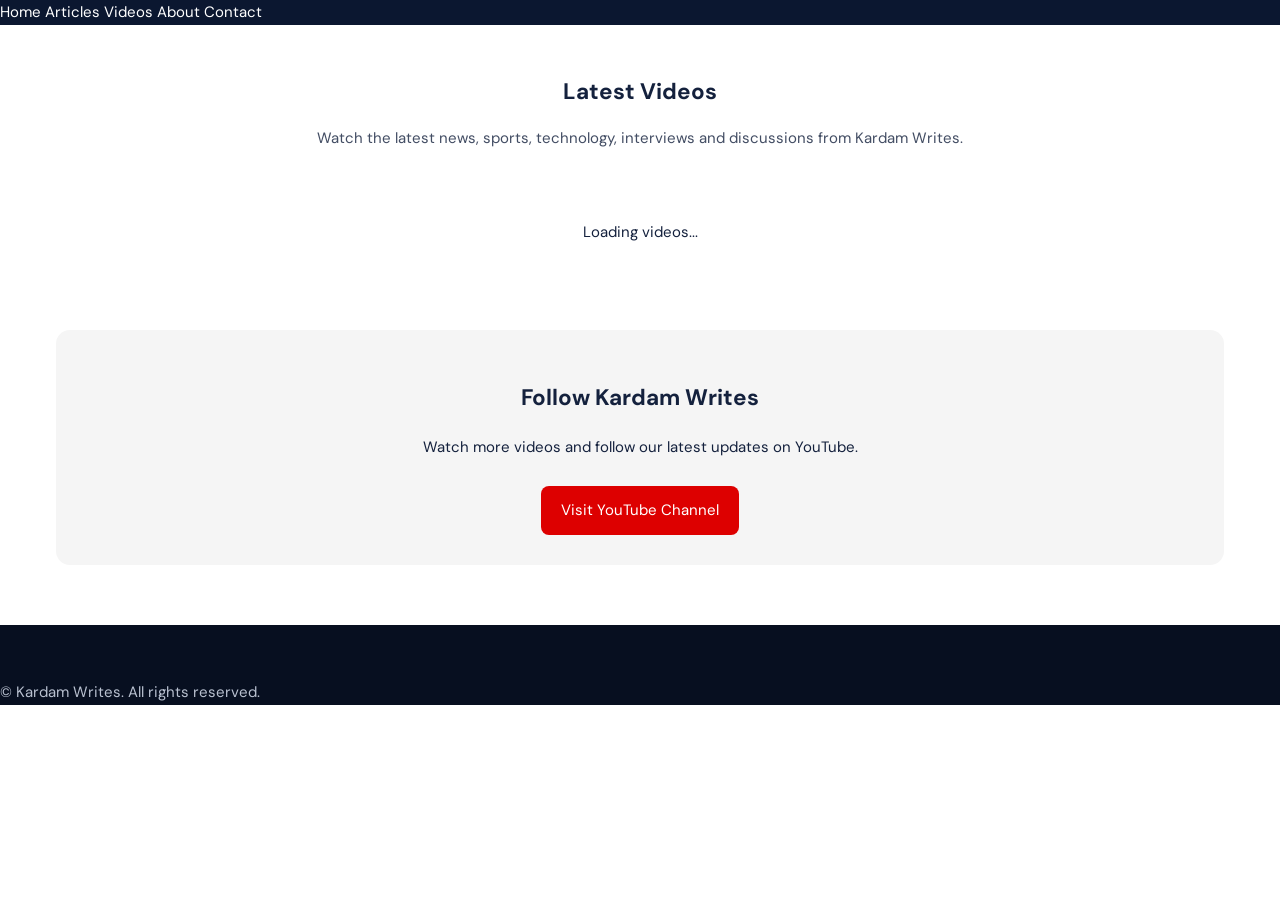
<file: videos.html>
<!DOCTYPE html>
<html lang="en">
<head>
  <meta charset="UTF-8">

  <meta name="viewport" content="width=device-width, initial-scale=1.0">

  <title>Kardam Writes Videos | News, Sports, Technology & Interviews</title>

  <meta name="description"
    content="Watch the latest videos from Kardam Writes including news, politics, sports, technology, education, interviews and discussions.">

  <link rel="canonical"
    href="https://officialsalah001.github.io/kardam-writes/videos.html">

  <link rel="stylesheet" href="style.css">

  <style>
    .videos-page {
      max-width: 1200px;
      margin: auto;
      padding: 30px 16px 60px;
    }

    .videos-header {
      text-align: center;
      margin-bottom: 30px;
    }

    .videos-header h1 {
      margin-bottom: 10px;
    }

    .videos-header p {
      opacity: .8;
    }

    .videos-grid {
      display: grid;
      grid-template-columns: repeat(auto-fit, minmax(280px, 1fr));
      gap: 24px;
    }

    .video-card {
      background: #fff;
      border-radius: 14px;
      overflow: hidden;
      box-shadow: 0 5px 20px rgba(0,0,0,.08);
    }

    .video-media {
      position: relative;
      width: 100%;
      aspect-ratio: 16 / 9;
      background: #111;
      overflow: hidden;
    }

    .video-media iframe,
    .video-media video,
    .video-media img {
      width: 100%;
      height: 100%;
      border: 0;
      object-fit: cover;
      display: block;
    }

    .video-content {
      padding: 18px;
    }

    .video-content h2 {
      font-size: 19px;
      margin: 0 0 10px;
    }

    .video-description {
      color: #666;
      line-height: 1.6;
      margin-bottom: 12px;
    }

    .video-category {
      display: inline-block;
      font-size: 13px;
      padding: 5px 10px;
      border-radius: 20px;
      background: #f1f1f1;
      margin-bottom: 10px;
    }

    .watch-btn {
      display: inline-block;
      padding: 10px 15px;
      border-radius: 8px;
      background: #111;
      color: white;
      text-decoration: none;
      margin-top: 8px;
    }

    .watch-btn:hover {
      opacity: .85;
    }

    .loading,
    .empty,
    .error {
      text-align: center;
      padding: 40px 15px;
      grid-column: 1 / -1;
    }

    .channel-box {
      text-align: center;
      margin-top: 45px;
      padding: 30px 20px;
      border-radius: 14px;
      background: #f5f5f5;
    }

    .channel-box a {
      display: inline-block;
      margin-top: 12px;
      padding: 12px 20px;
      background: #d00;
      color: #fff;
      text-decoration: none;
      border-radius: 8px;
    }
  </style>
</head>

<body>

  <header>
    <nav>
      <a href="index.html">Home</a>
      <a href="articles.html">Articles</a>
      <a href="videos.html">Videos</a>
      <a href="about.html">About</a>
      <a href="contact.html">Contact</a>
    </nav>
  </header>

  <main class="videos-page">

    <section class="videos-header">
      <h1>Latest Videos</h1>
      <p>
        Watch the latest news, sports, technology, interviews and discussions
        from Kardam Writes.
      </p>
    </section>

    <section id="videosGrid" class="videos-grid">
      <div class="loading">
        Loading videos...
      </div>
    </section>

    <section class="channel-box">
      <h2>Follow Kardam Writes</h2>
      <p>
        Watch more videos and follow our latest updates on YouTube.
      </p>

      <a
        href="https://www.youtube.com/@H.SKARDAM_TV"
        target="_blank"
        rel="noopener noreferrer">
        Visit YouTube Channel
      </a>
    </section>

  </main>

  <footer>
    <p>
      © <span id="year"></span> Kardam Writes. All rights reserved.
    </p>
  </footer>

  <!-- Supabase -->
  <script src="https://cdn.jsdelivr.net/npm
</file>
<file: style.css>
@import url('https://fonts.googleapis.com/css2?family=DM+Sans:wght@400;500;700&family=Playfair+Display:wght@600;700&display=swap');:root{--n:#0b1730;--g:#d7aa55;--c:#f7f4ed;--m:#697487;--l:#e7e3da}*{box-sizing:border-box}html{scroll-behavior:smooth}body{margin:0;font:15px/1.65 'DM Sans',sans-serif;color:#14213d}a{text-decoration:none;color:inherit}.wrap{width:min(1120px,92%);margin:auto}header{position:sticky;top:0;z-index:5;background:#0b1730;color:#fff}.nav{height:74px;display:flex;align-items:center;gap:25px}.logo{display:flex;align-items:center;gap:9px;margin-right:auto}.logo i{width:40px;height:40px;border:1px solid var(--g);border-radius:50%;display:grid;place-items:center;color:var(--g);font:22px Georgia}.logo strong,.logo small,.logo span{display:block}.logo span{font-weight:700;font-size:14px}.logo small{font-size:9px;letter-spacing:2px;color:#ccd2de}.nav nav{display:flex;gap:21px;font-size:12px}.nav nav a:hover{color:var(--g)}.wa{border:1px solid var(--g);color:var(--g);padding:8px 13px;border-radius:20px;font-size:11px}#menu{display:none;background:none;border:0;color:#fff;font-size:24px}.hero{background:radial-gradient(circle at 85% 15%,#284570,#0b1730 55%);color:#fff;padding:78px 0}.heroGrid{display:grid;grid-template-columns:1.3fr .8fr;gap:70px;align-items:center}.hero label,.business label,label{font-size:10px;letter-spacing:2px;color:var(--g);font-weight:700}.hero h1{font:700 clamp(45px,6vw,72px)/1.05 'Playfair Display';margin:14px 0}.hero em{color:var(--g);font-style:normal}.hero p{color:#d3dae6;font-size:17px;max-width:600px}.actions{display:flex;gap:10px;margin:27px 0}.btn{display:inline-block;background:var(--g);color:var(--n);padding:12px 18px;border-radius:6px;font-weight:700;font-size:12px}.outline{background:none;border:1px solid #66758e;color:#fff}.stats{display:flex;gap:35px;margin-top:30px}.stats b{font-size:19px;color:var(--g)}.stats small{display:block;font-size:9px;color:#b6c0d0;font-weight:400}.profile{background:#ffffff12;border:1px solid #ffffff22;border-radius:16px;padding:30px;text-align:center}.profile img{width:145px;height:145px;object-fit:cover;border-radius:50%;border:2px solid var(--g);padding:4px}.profile h2{font:600 26px 'Playfair Display';margin:7px}.profile p{font-size:12px}.profile a{display:inline-block;border:1px solid #53627b;border-radius:18px;padding:5px 9px;font-size:10px;margin:3px}.ticker{background:var(--g);padding:11px 0;color:var(--n);font-size:11px}.ticker b{letter-spacing:2px;margin-right:15px}.section{padding:78px 0}.soft{background:var(--c)}.head{display:flex;justify-content:space-between;align-items:end;margin-bottom:25px}.section h2,.business h2{font:700 39px/1.15 'Playfair Display';margin:7px 0 22px}.head input{width:230px;padding:11px;border:1px solid var(--l);border-radius:6px;outline:0}.filters{display:flex;flex-wrap:wrap;gap:7px;margin-bottom:25px}.filters button{border:1px solid var(--l);background:#fff;border-radius:18px;padding:8px 12px;font-size:10px;cursor:pointer}.filters button.active,.filters button:hover{background:var(--n);color:#fff}.cards{display:grid;grid-template-columns:repeat(3,1fr);gap:18px}.cards article{border:1px solid var(--l);border-radius:11px;overflow:hidden;background:#fff;transition:.2s}.cards article:hover{transform:translateY(-3px);box-shadow:0 12px 30px #0b173012}.pic{height:150px;padding:15px;display:flex;align-items:end;color:#fff;font-size:9px;letter-spacing:2px;background:#345}.p1{background:linear-gradient(135deg,#284e78,#6ba0c0)}.p2{background:linear-gradient(135deg,#4d392b,#a77d50)}.p3{background:linear-gradient(135deg,#27656c,#86b69e)}.p4{background:linear-gradient(135deg,#14243f,#4c78a7)}.p5{background:linear-gradient(135deg,#6a4818,#d7aa55)}.p6{background:linear-gradient(135deg,#303641,#8b929d)}.pad{padding:18px}.pad small{color:#8a692b;font-size:9px;font-weight:700}.pad h3{font:600 19px/1.3 'Playfair Display';margin:7px 0}.pad p{font-size:11px;color:var(--m)}.read{font-size:11px;font-weight:700}.cats{display:grid;grid-template-columns:repeat(5,1fr);gap:11px}.cats a{background:#fff;border:1px solid var(--l);padding:20px;border-radius:9px;min-height:175px}.cats a:hover{background:var(--n);color:#fff}.cats b{font-size:9px;color:var(--g)}.cats h3{font-size:18px}.cats p{font-size:10px;color:var(--m)}.cats a:hover p{color:#d0d7e2}.business{background:var(--n);color:#fff;padding:78px 0}.biz{display:grid;grid-template-columns:1fr 1fr;gap:65px}.business h2{font-size:42px}.business p{color:#c4ccda}.light{background:#fff}.services{display:grid;grid-template-columns:1fr 1fr;gap:9px}.services div{background:#ffffff0e;border:1px solid #ffffff16;border-radius:8px;padding:16px;font-size:18px}.services b,.services small{display:block;margin-left:30px}.services b{font-size:12px;margin-top:-24px}.services small{font-size:9px;color:#aeb8c8;margin-top:5px}.about{display:grid;grid-template-columns:.7fr 1.3fr;gap:65px;align-items:center}.about img{width:100%;height:410px;object-fit:cover;border-radius:15px}.about p{color:var(--m)}blockquote{border-left:3px solid var(--g);margin:20px 0;padding:10px 16px;background:var(--c);font-family:'Playfair Display'}.contact{display:grid;grid-template-columns:.8fr 1.2fr;gap:55px}.contact p{color:var(--m)}.contacts{display:grid;grid-template-columns:1fr 1fr;gap:9px}.contacts a{background:#fff;border:1px solid var(--l);padding:15px;border-radius:7px;font-size:18px}.contacts span{font-size:11px;display:inline-block;margin-left:8px}.contacts small{display:block;color:var(--m)}footer{background:#070f20;color:#b9c1d0;padding-top:40px}.foot{display:grid;grid-template-columns:2fr 1fr 1fr;gap:35px;padding-bottom:30px}.foot h4{color:#fff}.foot a{display:block;font-size:11px;margin:6px 0}.foot p{font-size:10px}.copy{text-align:center;border-top:1px solid #202b3f;padding:14px;font-size:9px}@media(max-width:850px){.nav nav{display:none;position:absolute;top:74px;left:0;right:0;background:var(--n);padding:18px 4%;flex-direction:column}.nav nav.open{display:flex}#menu{display:block}.wa{display:none}.heroGrid,.biz,.about,.contact{grid-template-columns:1fr}.cards{grid-template-columns:1fr 1fr}.cats{grid-template-columns:1fr 1fr}.section{padding:60px 0}.head{align-items:start;flex-direction:column}.head input{width:100%}.foot{grid-template-columns:1fr 1fr}}@media(max-width:520px){.hero{padding:52px 0}.hero h1{font-size:44px}.cards,.cats,.services,.contacts,.foot{grid-template-columns:1fr}.stats{gap:18px}.business h2,.section h2{font-size:33px}}
/* =========================================
   DYNAMIC HOMEPAGE ARTICLES
========================================= */

.dynamic-pic{
  height:150px;
  padding:0 !important;
  overflow:hidden;
  position:relative;
  display:flex;
  align-items:center;
  justify-content:center;
  background:#f5f5f5;
}

.dynamic-article-image{
  width:100%;
  height:100%;
  display:block;
  object-fit:contain;
  object-position:center;
  background:#f5f5f5;
}

.dynamic-image-fallback,
.dynamic-placeholder{
  width:100%;
  height:100%;
  display:none;
  align-items:flex-end;
  justify-content:flex-start;
  padding:15px;
  box-sizing:border-box;
  color:#fff;
  background:linear-gradient(
    135deg,
    #14243f,
    #4c78a7
  );
  font-size:10px;
  font-weight:700;
  letter-spacing:2px;
}

.dynamic-placeholder{
  display:flex;
}
</file>
